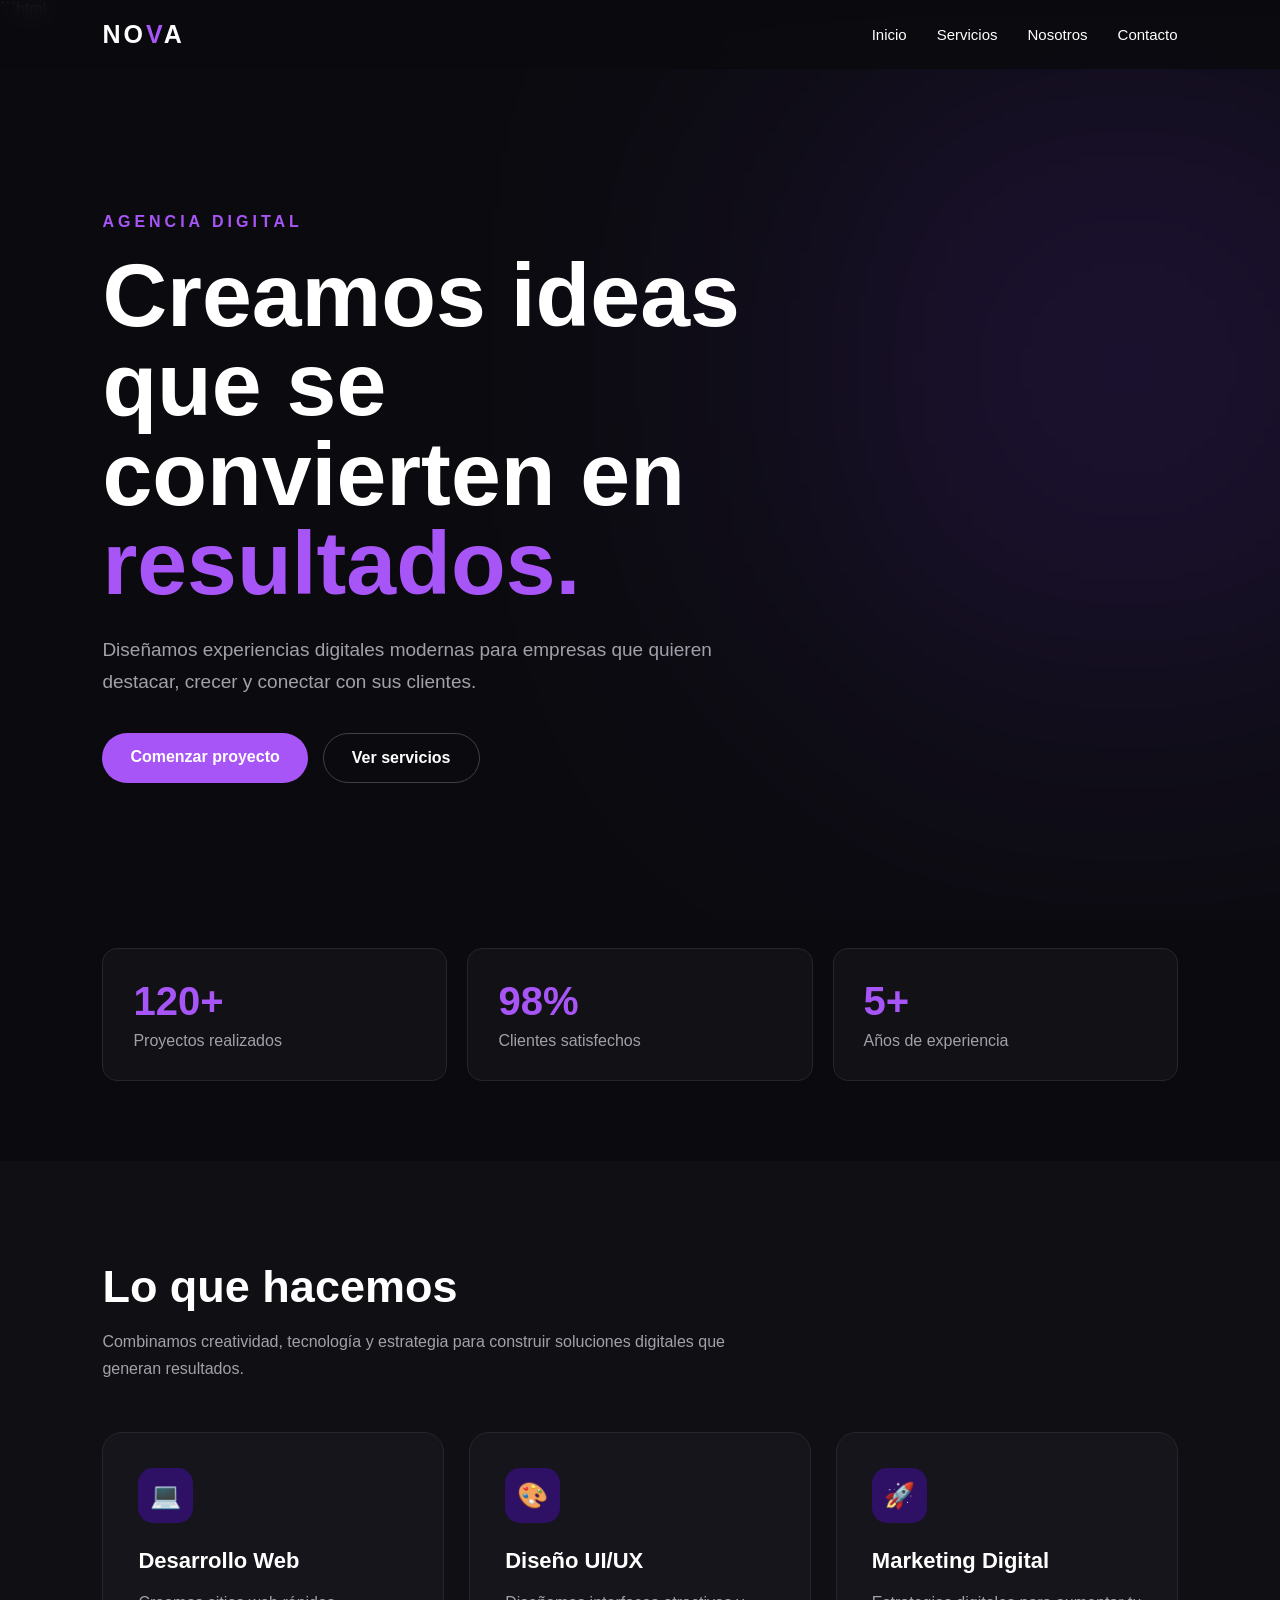
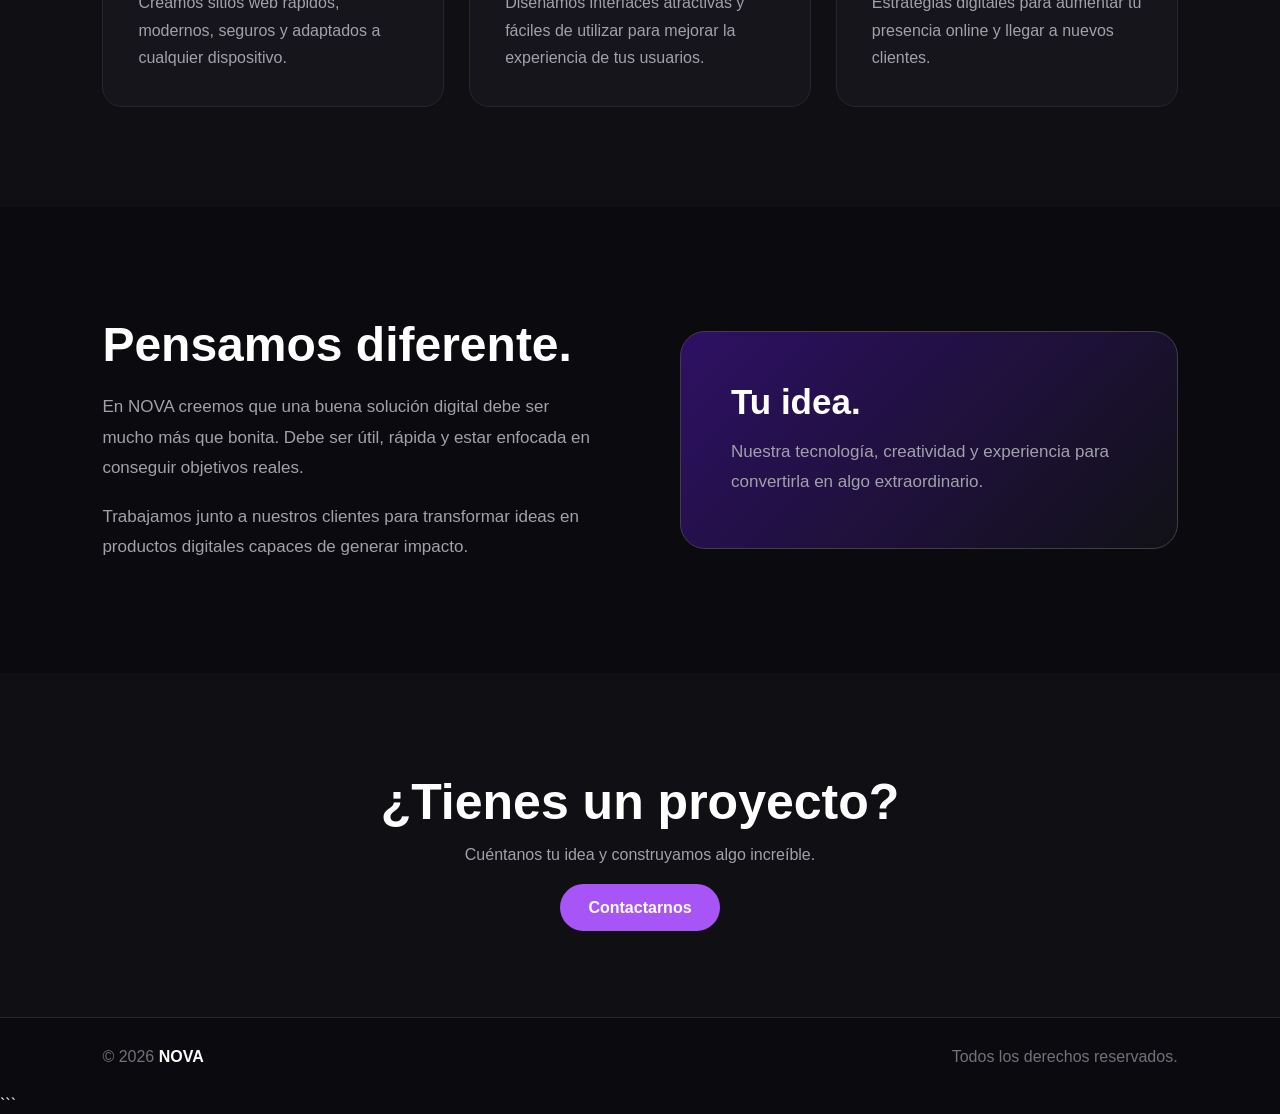
<file: Cronograma.html>
```html
<!DOCTYPE html>
<html lang="es">
<head>
    <meta charset="UTF-8">
    <meta name="viewport" content="width=device-width, initial-scale=1.0">

    <title>NOVA - Soluciones Digitales</title>

    <style>
        * {
            margin: 0;
            padding: 0;
            box-sizing: border-box;
        }

        body {
            font-family: Arial, Helvetica, sans-serif;
            background: #0b0b0f;
            color: #ffffff;
        }

        html {
            scroll-behavior: smooth;
        }

        /* NAVBAR */

        nav {
            position: fixed;
            top: 0;
            width: 100%;
            padding: 20px 8%;
            display: flex;
            justify-content: space-between;
            align-items: center;
            background: rgba(11, 11, 15, 0.9);
            backdrop-filter: blur(10px);
            z-index: 1000;
        }

        .logo {
            font-size: 25px;
            font-weight: bold;
            letter-spacing: 3px;
        }

        .logo span {
            color: #a855f7;
        }

        nav ul {
            display: flex;
            list-style: none;
            gap: 30px;
        }

        nav ul li a {
            color: #ffffff;
            text-decoration: none;
            font-size: 15px;
            transition: 0.3s;
        }

        nav ul li a:hover {
            color: #a855f7;
        }

        /* HERO */

        .hero {
            min-height: 100vh;
            display: flex;
            align-items: center;
            padding: 120px 8% 60px;
            position: relative;
            overflow: hidden;
        }

        .hero::before {
            content: "";
            position: absolute;
            width: 500px;
            height: 500px;
            background: #7c3aed;
            filter: blur(180px);
            opacity: 0.25;
            right: -100px;
            top: 100px;
        }

        .hero-content {
            max-width: 750px;
            position: relative;
            z-index: 2;
        }

        .small-title {
            color: #a855f7;
            font-weight: bold;
            letter-spacing: 4px;
            margin-bottom: 20px;
        }

        .hero h1 {
            font-size: clamp(45px, 7vw, 90px);
            line-height: 1;
            margin-bottom: 25px;
        }

        .hero h1 span {
            color: #a855f7;
        }

        .hero p {
            color: #a1a1aa;
            font-size: 19px;
            line-height: 1.7;
            max-width: 650px;
            margin-bottom: 35px;
        }

        .buttons {
            display: flex;
            gap: 15px;
            flex-wrap: wrap;
        }

        .btn {
            padding: 15px 28px;
            border-radius: 50px;
            text-decoration: none;
            font-weight: bold;
            transition: 0.3s;
        }

        .primary {
            background: #a855f7;
            color: white;
        }

        .primary:hover {
            transform: translateY(-4px);
            box-shadow: 0 10px 30px rgba(168, 85, 247, 0.4);
        }

        .secondary {
            border: 1px solid #3f3f46;
            color: white;
        }

        .secondary:hover {
            border-color: #a855f7;
        }

        /* ESTADÍSTICAS */

        .stats {
            display: grid;
            grid-template-columns: repeat(3, 1fr);
            gap: 20px;
            padding: 30px 8% 80px;
        }

        .stat {
            padding: 30px;
            border: 1px solid #27272a;
            border-radius: 15px;
            background: #111116;
        }

        .stat h2 {
            font-size: 40px;
            color: #a855f7;
            margin-bottom: 8px;
        }

        .stat p {
            color: #a1a1aa;
        }

        /* SERVICIOS */

        .services {
            padding: 100px 8%;
            background: #101014;
        }

        .section-header {
            max-width: 650px;
            margin-bottom: 50px;
        }

        .section-header h2 {
            font-size: 45px;
            margin-bottom: 15px;
        }

        .section-header p {
            color: #a1a1aa;
            line-height: 1.7;
        }

        .service-grid {
            display: grid;
            grid-template-columns: repeat(3, 1fr);
            gap: 25px;
        }

        .service {
            padding: 35px;
            background: #15151b;
            border: 1px solid #27272a;
            border-radius: 20px;
            transition: 0.3s;
        }

        .service:hover {
            transform: translateY(-8px);
            border-color: #a855f7;
        }

        .service-icon {
            width: 55px;
            height: 55px;
            display: flex;
            align-items: center;
            justify-content: center;
            border-radius: 15px;
            background: #2e1065;
            font-size: 25px;
            margin-bottom: 25px;
        }

        .service h3 {
            font-size: 22px;
            margin-bottom: 15px;
        }

        .service p {
            color: #a1a1aa;
            line-height: 1.7;
        }

        /* SOBRE NOSOTROS */

        .about {
            padding: 110px 8%;
            display: grid;
            grid-template-columns: 1fr 1fr;
            gap: 80px;
            align-items: center;
        }

        .about h2 {
            font-size: 48px;
            margin-bottom: 20px;
        }

        .about p {
            color: #a1a1aa;
            line-height: 1.8;
            font-size: 17px;
        }

        .about-box {
            padding: 50px;
            border-radius: 25px;
            background: linear-gradient(
                135deg,
                #2e1065,
                #111116
            );
            border: 1px solid #3f3f46;
        }

        .about-box h3 {
            font-size: 35px;
            margin-bottom: 15px;
        }

        /* CONTACTO */

        .contact {
            padding: 100px 8%;
            background: #101014;
            text-align: center;
        }

        .contact h2 {
            font-size: 50px;
            margin-bottom: 15px;
        }

        .contact p {
            color: #a1a1aa;
            margin-bottom: 35px;
        }

        /* FOOTER */

        footer {
            padding: 30px 8%;
            display: flex;
            justify-content: space-between;
            align-items: center;
            border-top: 1px solid #27272a;
            color: #71717a;
        }

        footer strong {
            color: white;
        }

        /* RESPONSIVE */

        @media (max-width: 800px) {

            nav {
                padding: 18px 5%;
            }

            nav ul {
                gap: 12px;
            }

            nav ul li a {
                font-size: 12px;
            }

            .hero {
                padding-left: 5%;
                padding-right: 5%;
            }

            .stats,
            .service-grid,
            .about {
                grid-template-columns: 1fr;
            }

            .stats {
                padding-left: 5%;
                padding-right: 5%;
            }

            .services,
            .about,
            .contact {
                padding-left: 5%;
                padding-right: 5%;
            }

            .about {
                gap: 40px;
            }

            footer {
                flex-direction: column;
                gap: 10px;
            }
        }
    </style>
</head>

<body>

    <!-- NAVEGACIÓN -->

    <nav>
        <div class="logo">
            NO<span>V</span>A
        </div>

        <ul>
            <li><a href="#inicio">Inicio</a></li>
            <li><a href="#servicios">Servicios</a></li>
            <li><a href="#nosotros">Nosotros</a></li>
            <li><a href="#contacto">Contacto</a></li>
        </ul>
    </nav>


    <!-- HERO -->

    <section class="hero" id="inicio">

        <div class="hero-content">

            <div class="small-title">
                AGENCIA DIGITAL
            </div>

            <h1>
                Creamos ideas que se convierten en
                <span>resultados.</span>
            </h1>

            <p>
                Diseñamos experiencias digitales modernas para
                empresas que quieren destacar, crecer y conectar
                con sus clientes.
            </p>

            <div class="buttons">
                <a href="#contacto" class="btn primary">
                    Comenzar proyecto
                </a>

                <a href="#servicios" class="btn secondary">
                    Ver servicios
                </a>
            </div>

        </div>

    </section>


    <!-- ESTADÍSTICAS -->

    <section class="stats">

        <div class="stat">
            <h2>120+</h2>
            <p>Proyectos realizados</p>
        </div>

        <div class="stat">
            <h2>98%</h2>
            <p>Clientes satisfechos</p>
        </div>

        <div class="stat">
            <h2>5+</h2>
            <p>Años de experiencia</p>
        </div>

    </section>


    <!-- SERVICIOS -->

    <section class="services" id="servicios">

        <div class="section-header">

            <h2>Lo que hacemos</h2>

            <p>
                Combinamos creatividad, tecnología y estrategia
                para construir soluciones digitales que generan
                resultados.
            </p>

        </div>


        <div class="service-grid">

            <div class="service">

                <div class="service-icon">
                    💻
                </div>

                <h3>Desarrollo Web</h3>

                <p>
                    Creamos sitios web rápidos, modernos,
                    seguros y adaptados a cualquier dispositivo.
                </p>

            </div>


            <div class="service">

                <div class="service-icon">
                    🎨
                </div>

                <h3>Diseño UI/UX</h3>

                <p>
                    Diseñamos interfaces atractivas y fáciles
                    de utilizar para mejorar la experiencia
                    de tus usuarios.
                </p>

            </div>


            <div class="service">

                <div class="service-icon">
                    🚀
                </div>

                <h3>Marketing Digital</h3>

                <p>
                    Estrategias digitales para aumentar tu
                    presencia online y llegar a nuevos clientes.
                </p>

            </div>

        </div>

    </section>


    <!-- NOSOTROS -->

    <section class="about" id="nosotros">

        <div>

            <h2>
                Pensamos diferente.
            </h2>

            <p>
                En NOVA creemos que una buena solución digital
                debe ser mucho más que bonita. Debe ser útil,
                rápida y estar enfocada en conseguir objetivos
                reales.
            </p>

            <br>

            <p>
                Trabajamos junto a nuestros clientes para
                transformar ideas en productos digitales
                capaces de generar impacto.
            </p>

        </div>


        <div class="about-box">

            <h3>Tu idea.</h3>

            <p>
                Nuestra tecnología, creatividad y experiencia
                para convertirla en algo extraordinario.
            </p>

        </div>

    </section>


    <!-- CONTACTO -->

    <section class="contact" id="contacto">

        <h2>
            ¿Tienes un proyecto?
        </h2>

        <p>
            Cuéntanos tu idea y construyamos algo increíble.
        </p>

        <a href="mailto:hola@nova.com" class="btn primary">
            Contactarnos
        </a>

    </section>


    <!-- FOOTER -->

    <footer>

        <div>
            © 2026 <strong>NOVA</strong>
        </div>

        <div>
            Todos los derechos reservados.
        </div>

    </footer>

</body>
</html>
```
</file>
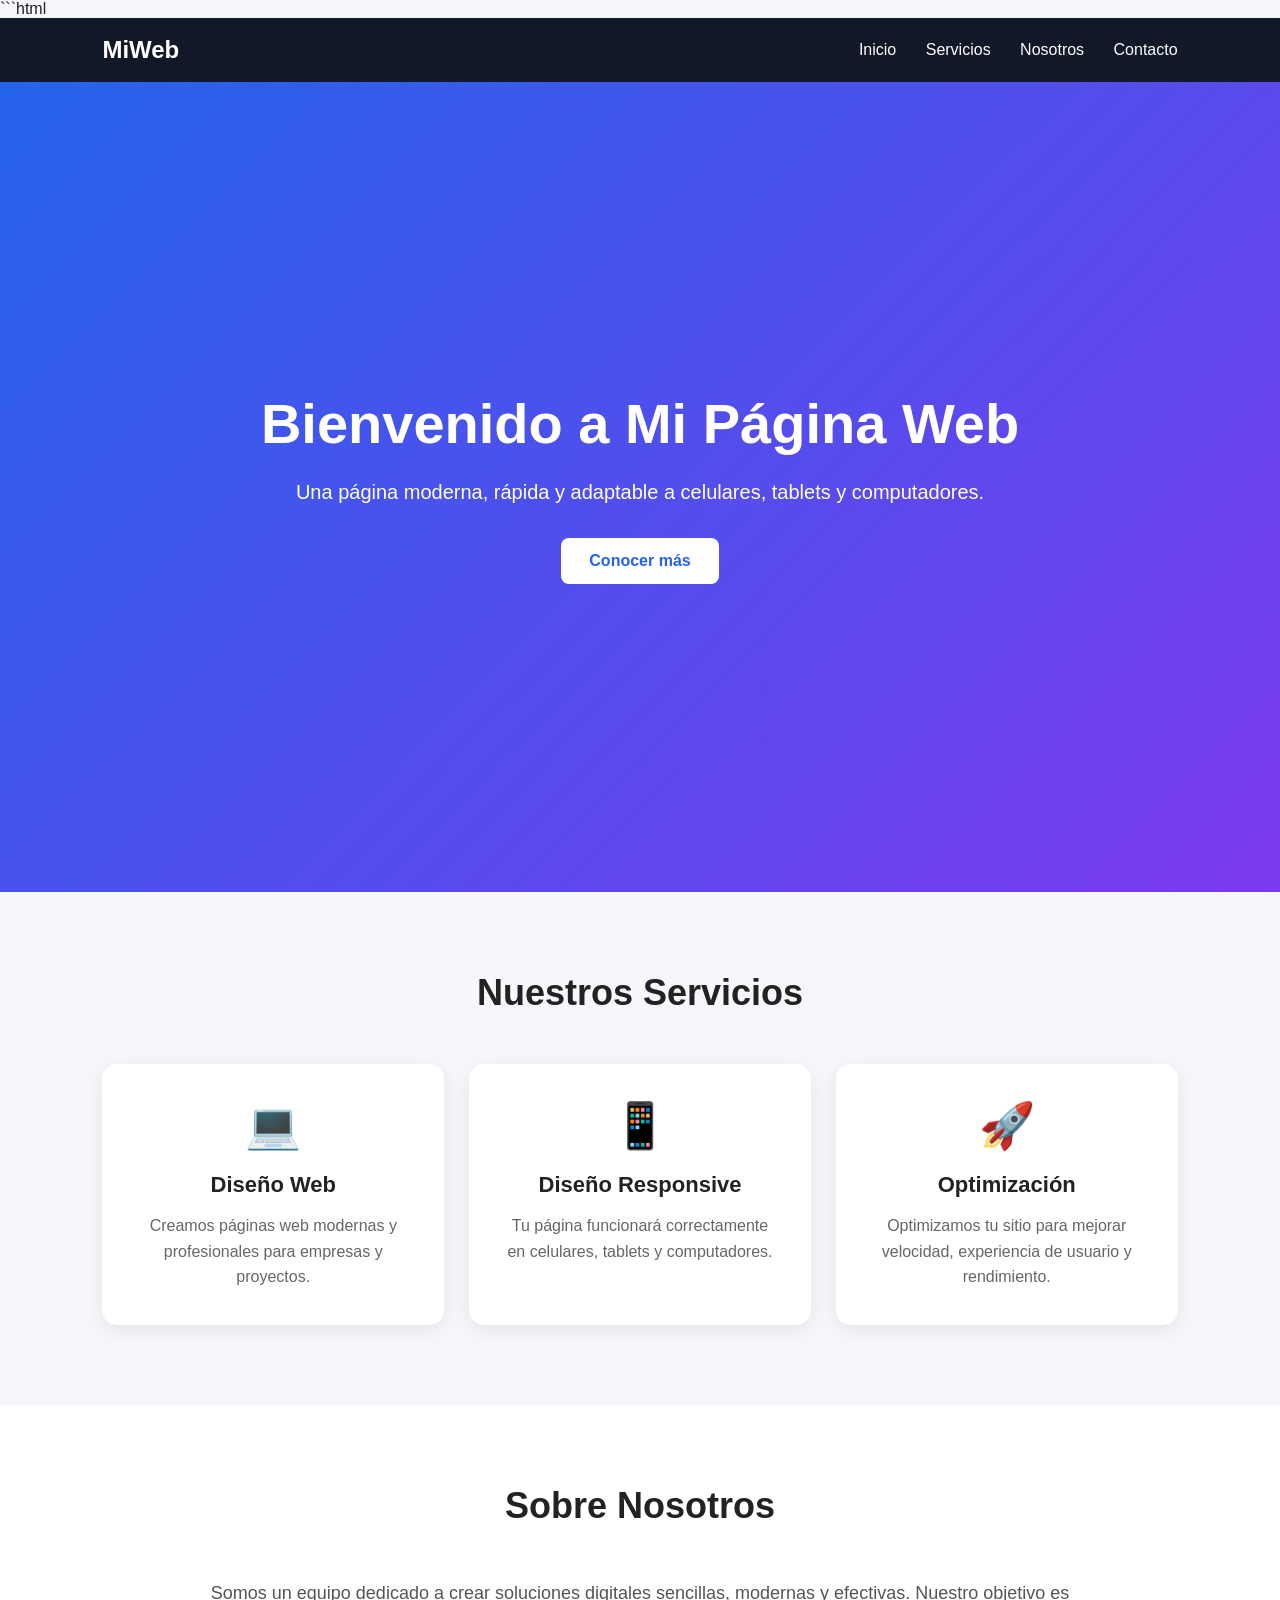
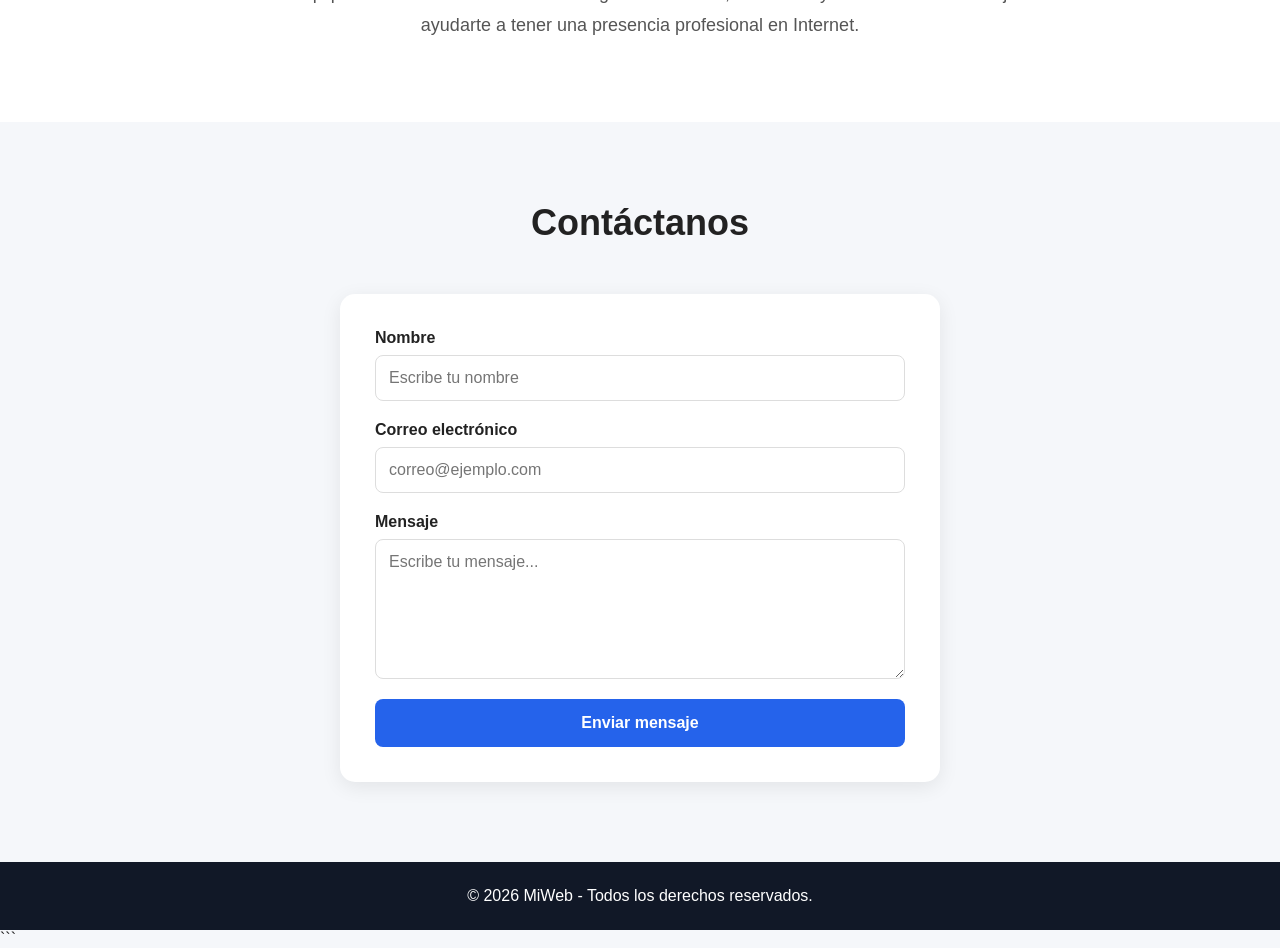
<file: Proyecto.html>
```html
<!DOCTYPE html>
<html lang="es">
<head>
    <meta charset="UTF-8">
    <meta name="viewport" content="width=device-width, initial-scale=1.0">
    <title>Mi Página Web</title>

    <style>
        * {
            margin: 0;
            padding: 0;
            box-sizing: border-box;
            font-family: Arial, sans-serif;
        }

        html {
            scroll-behavior: smooth;
        }

        body {
            background: #f5f7fa;
            color: #222;
        }

        /* NAVBAR */
        header {
            background: #111827;
            color: white;
            padding: 18px 8%;
            display: flex;
            justify-content: space-between;
            align-items: center;
            position: sticky;
            top: 0;
            z-index: 1000;
        }

        .logo {
            font-size: 24px;
            font-weight: bold;
        }

        nav a {
            color: white;
            text-decoration: none;
            margin-left: 25px;
            transition: 0.3s;
        }

        nav a:hover {
            color: #60a5fa;
        }

        /* HERO */
        .hero {
            min-height: 90vh;
            display: flex;
            align-items: center;
            justify-content: center;
            text-align: center;
            padding: 40px 20px;
            background: linear-gradient(135deg, #2563eb, #7c3aed);
            color: white;
        }

        .hero-content {
            max-width: 800px;
        }

        .hero h1 {
            font-size: 56px;
            margin-bottom: 20px;
        }

        .hero p {
            font-size: 20px;
            line-height: 1.6;
            margin-bottom: 30px;
        }

        .btn {
            display: inline-block;
            padding: 14px 28px;
            background: white;
            color: #2563eb;
            text-decoration: none;
            border-radius: 8px;
            font-weight: bold;
            transition: 0.3s;
        }

        .btn:hover {
            transform: translateY(-3px);
            box-shadow: 0 10px 20px rgba(0,0,0,0.2);
        }

        /* SECCIONES */
        section {
            padding: 80px 8%;
        }

        .section-title {
            text-align: center;
            font-size: 36px;
            margin-bottom: 50px;
        }

        /* SERVICIOS */
        .cards {
            display: grid;
            grid-template-columns: repeat(3, 1fr);
            gap: 25px;
        }

        .card {
            background: white;
            padding: 35px;
            border-radius: 15px;
            text-align: center;
            box-shadow: 0 5px 20px rgba(0,0,0,0.08);
            transition: 0.3s;
        }

        .card:hover {
            transform: translateY(-8px);
        }

        .card .icon {
            font-size: 45px;
            margin-bottom: 20px;
        }

        .card h3 {
            margin-bottom: 15px;
            font-size: 22px;
        }

        .card p {
            color: #666;
            line-height: 1.6;
        }

        /* SOBRE NOSOTROS */
        .about {
            background: white;
        }

        .about-content {
            max-width: 900px;
            margin: auto;
            text-align: center;
            line-height: 1.8;
            font-size: 18px;
            color: #555;
        }

        /* CONTACTO */
        .contact-form {
            max-width: 600px;
            margin: auto;
            background: white;
            padding: 35px;
            border-radius: 15px;
            box-shadow: 0 5px 20px rgba(0,0,0,0.08);
        }

        .form-group {
            margin-bottom: 20px;
        }

        .form-group label {
            display: block;
            margin-bottom: 8px;
            font-weight: bold;
        }

        .form-group input,
        .form-group textarea {
            width: 100%;
            padding: 13px;
            border: 1px solid #ddd;
            border-radius: 8px;
            font-size: 16px;
            outline: none;
        }

        .form-group textarea {
            min-height: 140px;
            resize: vertical;
        }

        .submit-btn {
            width: 100%;
            border: none;
            padding: 15px;
            background: #2563eb;
            color: white;
            font-size: 16px;
            font-weight: bold;
            border-radius: 8px;
            cursor: pointer;
            transition: 0.3s;
        }

        .submit-btn:hover {
            background: #1d4ed8;
        }

        /* FOOTER */
        footer {
            background: #111827;
            color: white;
            text-align: center;
            padding: 25px;
        }

        /* RESPONSIVE */
        @media (max-width: 768px) {

            header {
                flex-direction: column;
                gap: 15px;
            }

            nav a {
                margin: 0 8px;
                font-size: 14px;
            }

            .hero h1 {
                font-size: 40px;
            }

            .hero p {
                font-size: 17px;
            }

            .cards {
                grid-template-columns: 1fr;
            }

            .section-title {
                font-size: 30px;
            }
        }
    </style>
</head>

<body>

    <!-- MENÚ -->
    <header>
        <div class="logo">MiWeb</div>

        <nav>
            <a href="#inicio">Inicio</a>
            <a href="#servicios">Servicios</a>
            <a href="#nosotros">Nosotros</a>
            <a href="#contacto">Contacto</a>
        </nav>
    </header>

    <!-- INICIO -->
    <section class="hero" id="inicio">
        <div class="hero-content">
            <h1>Bienvenido a Mi Página Web</h1>

            <p>
                Una página moderna, rápida y adaptable a celulares,
                tablets y computadores.
            </p>

            <a href="#servicios" class="btn">
                Conocer más
            </a>
        </div>
    </section>

    <!-- SERVICIOS -->
    <section id="servicios">
        <h2 class="section-title">Nuestros Servicios</h2>

        <div class="cards">

            <div class="card">
                <div class="icon">💻</div>
                <h3>Diseño Web</h3>
                <p>
                    Creamos páginas web modernas y profesionales
                    para empresas y proyectos.
                </p>
            </div>

            <div class="card">
                <div class="icon">📱</div>
                <h3>Diseño Responsive</h3>
                <p>
                    Tu página funcionará correctamente en celulares,
                    tablets y computadores.
                </p>
            </div>

            <div class="card">
                <div class="icon">🚀</div>
                <h3>Optimización</h3>
                <p>
                    Optimizamos tu sitio para mejorar velocidad,
                    experiencia de usuario y rendimiento.
                </p>
            </div>

        </div>
    </section>

    <!-- NOSOTROS -->
    <section class="about" id="nosotros">
        <h2 class="section-title">Sobre Nosotros</h2>

        <div class="about-content">
            <p>
                Somos un equipo dedicado a crear soluciones digitales
                sencillas, modernas y efectivas. Nuestro objetivo es
                ayudarte a tener una presencia profesional en Internet.
            </p>
        </div>
    </section>

    <!-- CONTACTO -->
    <section id="contacto">
        <h2 class="section-title">Contáctanos</h2>

        <form class="contact-form" onsubmit="enviarFormulario(event)">

            <div class="form-group">
                <label for="nombre">Nombre</label>
                <input
                    type="text"
                    id="nombre"
                    placeholder="Escribe tu nombre"
                    required
                >
            </div>

            <div class="form-group">
                <label for="email">Correo electrónico</label>
                <input
                    type="email"
                    id="email"
                    placeholder="correo@ejemplo.com"
                    required
                >
            </div>

            <div class="form-group">
                <label for="mensaje">Mensaje</label>
                <textarea
                    id="mensaje"
                    placeholder="Escribe tu mensaje..."
                    required
                ></textarea>
            </div>

            <button type="submit" class="submit-btn">
                Enviar mensaje
            </button>

        </form>
    </section>

    <!-- FOOTER -->
    <footer>
        <p>© 2026 MiWeb - Todos los derechos reservados.</p>
    </footer>

    <!-- JAVASCRIPT -->
    <script>
        function enviarFormulario(event) {
            event.preventDefault();

            const nombre = document.getElementById("nombre").value;

            alert(
                "¡Gracias, " + nombre +
                "! Tu mensaje ha sido enviado."
            );

            event.target.reset();
        }
    </script>

</body>
</html>
```
</file>
